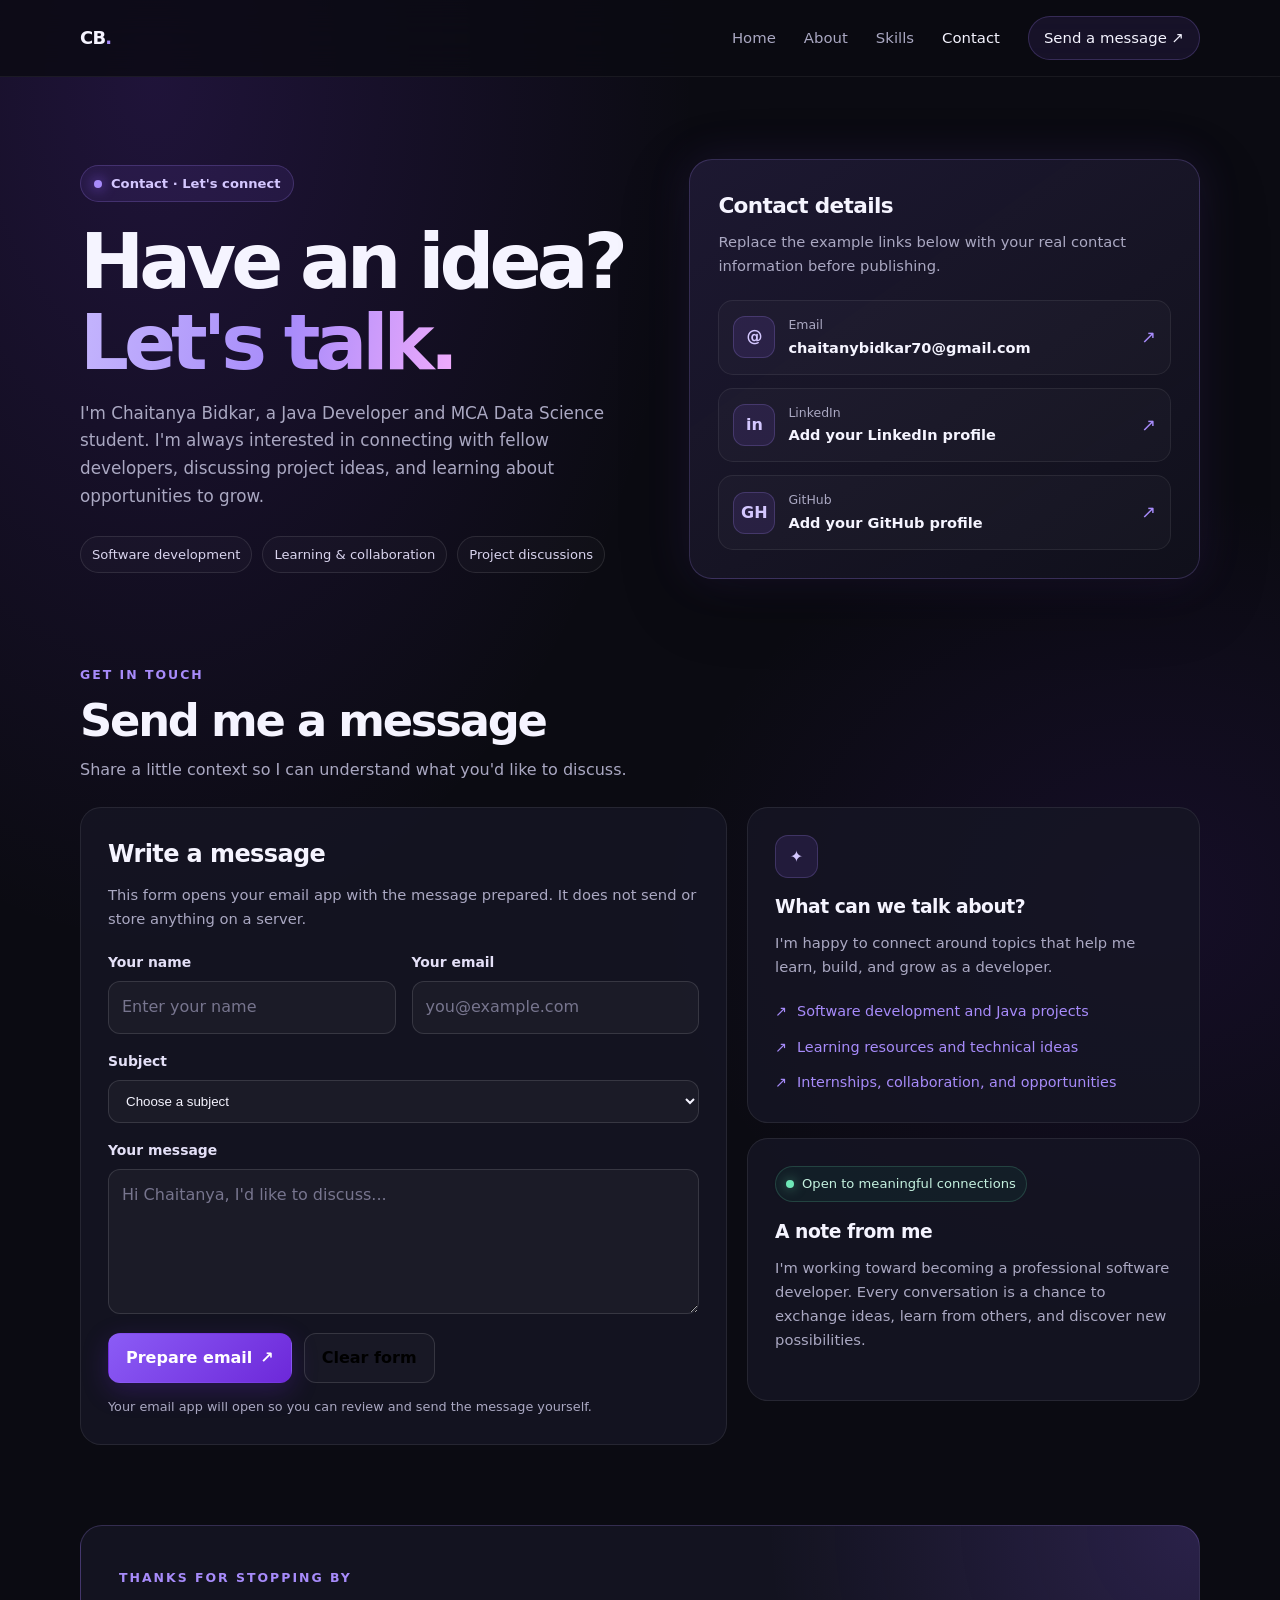
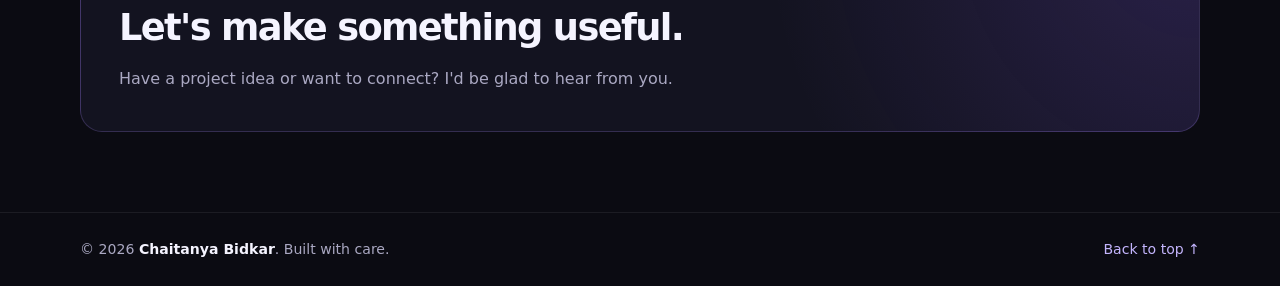
<file: contact.html>
<!DOCTYPE html>
<html lang="en">

<head>
    <meta charset="UTF-8">
    <meta name="viewport" content="width=device-width, initial-scale=1.0">
    <meta name="description" content="Contact Chaitanya Bidkar, Java Developer and MCA Data Science student.">
    <meta name="theme-color" content="#0b0b12">
    <title>Contact | Chaitanya Bidkar</title>
    <style>
        :root {
            --bg: #0b0b12;
            --surface: rgba(22, 22, 36, .84);
            --text: #f5f4ff;
            --muted: #aaa8c2;
            --purple: #a78bfa;
            --purple-bright: #8b5cf6;
            --border: rgba(167, 139, 250, .22);
            --max-width: 1120px;
        }

        * {
            box-sizing: border-box;
        }

        html {
            scroll-behavior: smooth;
        }

        body {
            margin: 0;
            color: var(--text);
            background: radial-gradient(ellipse at 12% 4%, rgba(124, 58, 237, .18), transparent 34%),
                radial-gradient(ellipse at 90% 48%, rgba(91, 33, 182, .13), transparent 30%), var(--bg);
            font-family: Inter, ui-sans-serif, system-ui, -apple-system, BlinkMacSystemFont, "Segoe UI", sans-serif;
            line-height: 1.65;
            overflow-x: hidden;
        }

        a {
            color: inherit;
            text-decoration: none;
        }

        button,
        input,
        textarea {
            font: inherit;
        }

        .container {
            width: min(var(--max-width), calc(100% - 40px));
            margin-inline: auto;
        }

        .site-header {
            position: sticky;
            top: 0;
            z-index: 20;
            background: rgba(11, 11, 18, .8);
            backdrop-filter: blur(18px);
            border-bottom: 1px solid rgba(255, 255, 255, .06);
        }

        .nav {
            min-height: 76px;
            display: flex;
            align-items: center;
            justify-content: space-between;
            gap: 24px;
        }

        .brand {
            font-size: 1.12rem;
            font-weight: 850;
            letter-spacing: -.04em;
        }

        .brand span {
            color: var(--purple);
        }

        .nav-links {
            display: flex;
            align-items: center;
            gap: 28px;
            color: var(--muted);
            font-size: .93rem;
        }

        .nav-links a {
            transition: color .2s ease;
        }

        .nav-links a:hover,
        .nav-links a[aria-current="page"] {
            color: var(--text);
        }

        .nav-cta {
            border: 1px solid var(--border);
            border-radius: 999px;
            padding: 9px 15px;
            color: var(--text) !important;
            background: rgba(139, 92, 246, .1);
        }

        .menu-toggle {
            display: none;
            background: transparent;
            border: 1px solid var(--border);
            border-radius: 10px;
            color: var(--text);
            padding: 8px 11px;
            cursor: pointer;
        }

        .hero {
            padding: 82px 0 42px;
        }

        .hero-grid {
            display: grid;
            grid-template-columns: 1.05fr .95fr;
            gap: 45px;
            align-items: center;
        }

        .eyebrow {
            display: inline-flex;
            align-items: center;
            gap: 9px;
            border: 1px solid var(--border);
            border-radius: 999px;
            padding: 7px 13px;
            color: #d4c7ff;
            background: rgba(139, 92, 246, .1);
            font-size: .82rem;
            font-weight: 700;
        }

        .dot {
            width: 8px;
            height: 8px;
            border-radius: 50%;
            background: var(--purple);
            box-shadow: 0 0 13px var(--purple-bright);
        }

        h1 {
            margin: 20px 0 16px;
            font-size: clamp(2.8rem, 6vw, 5rem);
            line-height: 1.05;
            letter-spacing: -.065em;
        }

        .gradient {
            background: linear-gradient(100deg, #c4b5fd, #a78bfa 55%, #f0abfc);
            color: transparent;
            background-clip: text;
            -webkit-background-clip: text;
        }

        .hero-copy {
            max-width: 640px;
            color: var(--muted);
            font-size: 1.05rem;
            margin: 0;
        }

        .contact-highlights {
            display: flex;
            flex-wrap: wrap;
            gap: 10px;
            margin-top: 25px;
        }

        .highlight {
            border: 1px solid rgba(255, 255, 255, .1);
            border-radius: 999px;
            padding: 7px 11px;
            color: #d9d4ee;
            background: rgba(255, 255, 255, .025);
            font-size: .82rem;
        }

        .panel {
            border: 1px solid var(--border);
            border-radius: 23px;
            padding: 28px;
            background: linear-gradient(145deg, rgba(31, 26, 52, .93), rgba(17, 17, 28, .88));
            box-shadow: 0 20px 70px rgba(0, 0, 0, .24), 0 0 45px rgba(139, 92, 246, .12);
        }

        .panel h2 {
            margin: 0 0 6px;
            font-size: 1.35rem;
            letter-spacing: -.03em;
        }

        .panel-intro {
            margin: 0 0 22px;
            color: var(--muted);
            font-size: .92rem;
        }

        .contact-methods {
            display: grid;
            gap: 13px;
        }

        .contact-method {
            display: flex;
            align-items: center;
            gap: 13px;
            padding: 14px;
            border: 1px solid rgba(255, 255, 255, .07);
            background: rgba(255, 255, 255, .025);
            border-radius: 15px;
            transition: border-color .2s ease, transform .2s ease;
        }

        .contact-method:hover {
            border-color: var(--border);
            transform: translateY(-2px);
        }

        .method-icon {
            flex: 0 0 42px;
            width: 42px;
            height: 42px;
            display: grid;
            place-items: center;
            border: 1px solid var(--border);
            border-radius: 12px;
            color: #d4c7ff;
            background: rgba(139, 92, 246, .12);
            font-weight: 850;
        }

        .method-text {
            min-width: 0;
            flex: 1;
        }

        .method-text small {
            display: block;
            color: var(--muted);
            font-size: .78rem;
        }

        .method-text strong {
            display: block;
            font-size: .91rem;
            overflow-wrap: anywhere;
        }

        .method-arrow {
            color: var(--purple);
            font-size: 1.1rem;
        }

        section {
            padding: 40px 0;
        }

        .section-heading {
            max-width: 720px;
            margin-bottom: 24px;
        }

        .kicker {
            color: var(--purple);
            text-transform: uppercase;
            letter-spacing: .16em;
            font-size: .78rem;
            font-weight: 850;
        }

        .section-title {
            font-size: clamp(1.8rem, 4vw, 2.8rem);
            letter-spacing: -.05em;
            line-height: 1.15;
            margin: 8px 0 10px;
        }

        .section-description {
            margin: 0;
            color: var(--muted);
        }

        .form-layout {
            display: grid;
            grid-template-columns: 1fr .7fr;
            gap: 20px;
            align-items: start;
        }

        .form-card,
        .side-card {
            border: 1px solid rgba(255, 255, 255, .08);
            border-radius: 21px;
            padding: 27px;
            background: var(--surface);
        }

        .form-card h2,
        .side-card h3 {
            margin: 0 0 8px;
            letter-spacing: -.025em;
        }

        .form-card>p,
        .side-card p {
            margin: 0 0 20px;
            color: var(--muted);
            font-size: .92rem;
        }

        .form-grid {
            display: grid;
            grid-template-columns: 1fr 1fr;
            gap: 16px;
        }

        .field {
            display: flex;
            flex-direction: column;
            gap: 7px;
        }

        .field.full {
            grid-column: 1 / -1;
        }

        label {
            color: #e4e0f7;
            font-size: .87rem;
            font-weight: 650;
        }

        input,
        textarea,
        select {
            width: 100%;
            color: var(--text);
            background: rgba(255, 255, 255, .035);
            border: 1px solid rgba(255, 255, 255, .12);
            border-radius: 12px;
            padding: 12px 13px;
            outline: none;
            transition: border-color .2s ease, box-shadow .2s ease;
        }

        input::placeholder,
        textarea::placeholder {
            color: #77758e;
        }

        input:focus,
        textarea:focus,
        select:focus {
            border-color: var(--purple);
            box-shadow: 0 0 0 3px rgba(167, 139, 250, .12);
        }

        textarea {
            min-height: 145px;
            resize: vertical;
        }

        .form-actions {
            display: flex;
            flex-wrap: wrap;
            align-items: center;
            gap: 12px;
            margin-top: 19px;
        }

        .btn {
            display: inline-flex;
            align-items: center;
            justify-content: center;
            gap: 8px;
            min-height: 45px;
            padding: 11px 17px;
            border: 1px solid transparent;
            border-radius: 12px;
            font-weight: 750;
            cursor: pointer;
            transition: transform .2s ease, box-shadow .2s ease;
        }

        .btn:hover {
            transform: translateY(-2px);
        }

        .btn-primary {
            background: linear-gradient(135deg, #8b5cf6, #6d28d9);
            color: #fff;
            box-shadow: 0 8px 26px rgba(109, 40, 217, .25);
        }

        .btn-secondary {
            background: rgba(255, 255, 255, .025);
            border-color: rgba(255, 255, 255, .13);
        }

        .form-note {
            color: var(--muted);
            font-size: .8rem;
            margin: 13px 0 0;
        }

        .form-status {
            display: none;
            margin-top: 15px;
            padding: 12px 14px;
            border: 1px solid var(--border);
            border-radius: 12px;
            color: #e4dcff;
            background: rgba(139, 92, 246, .1);
            font-size: .9rem;
        }

        .side-card+.side-card {
            margin-top: 15px;
        }

        .side-icon {
            width: 43px;
            height: 43px;
            display: grid;
            place-items: center;
            border: 1px solid var(--border);
            border-radius: 13px;
            color: #d4c7ff;
            background: rgba(139, 92, 246, .12);
            font-weight: 850;
            margin-bottom: 14px;
        }

        .quick-list {
            display: grid;
            gap: 12px;
            margin-top: 15px;
        }

        .quick-item {
            display: flex;
            align-items: flex-start;
            gap: 10px;
            color: var(--muted);
            font-size: .9rem;
        }

        .quick-item span {
            color: var(--purple);
        }

        .availability {
            display: inline-flex;
            align-items: center;
            gap: 8px;
            color: #c4f1df;
            font-size: .82rem;
            border: 1px solid rgba(110, 231, 183, .18);
            background: rgba(16, 185, 129, .07);
            border-radius: 999px;
            padding: 6px 10px;
        }

        .availability .dot {
            background: #6ee7b7;
            box-shadow: 0 0 12px rgba(110, 231, 183, .55);
        }

        .cta {
            border: 1px solid var(--border);
            border-radius: 22px;
            padding: clamp(24px, 4vw, 38px);
            background: radial-gradient(circle at 100% 0%, rgba(139, 92, 246, .19), transparent 38%), var(--surface);
        }

        .cta h2 {
            margin: 7px 0 8px;
            font-size: clamp(1.6rem, 3vw, 2.3rem);
            letter-spacing: -.045em;
        }

        .cta p {
            margin: 0;
            color: var(--muted);
        }

        footer {
            margin-top: 40px;
            padding: 25px 0;
            border-top: 1px solid rgba(255, 255, 255, .07);
            color: var(--muted);
            font-size: .88rem;
        }

        .footer-inner {
            display: flex;
            align-items: center;
            justify-content: space-between;
            gap: 16px;
        }

        .footer-inner strong {
            color: var(--text);
        }

        .back-top {
            color: #c4b5fd;
        }

        .reveal {
            opacity: 0;
            transform: translateY(17px);
            transition: opacity .6s ease, transform .6s ease;
        }

        .reveal.visible {
            opacity: 1;
            transform: translateY(0);
        }

        @media (prefers-reduced-motion: reduce) {

            *,
            *::before,
            *::after {
                scroll-behavior: auto !important;
                transition-duration: .01ms !important;
            }

            .reveal {
                opacity: 1;
                transform: none;
            }
        }

        @media (max-width: 850px) {

            .hero-grid,
            .form-layout {
                grid-template-columns: 1fr;
            }

            .panel {
                max-width: 650px;
            }
        }

        @media (max-width: 620px) {
            .container {
                width: min(var(--max-width), calc(100% - 30px));
            }

            .nav {
                min-height: 68px;
            }

            .menu-toggle {
                display: inline-flex;
                align-items: center;
                gap: 8px;
            }

            .nav-links {
                display: none;
                position: absolute;
                top: 68px;
                left: 15px;
                right: 15px;
                padding: 18px;
                border: 1px solid var(--border);
                border-radius: 16px;
                background: rgba(17, 17, 28, .98);
                flex-direction: column;
                align-items: stretch;
                gap: 14px;
            }

            .nav-links.open {
                display: flex;
            }

            .nav-links a {
                padding: 5px 3px;
            }

            .nav-cta {
                text-align: center;
            }

            .hero {
                padding: 52px 0 28px;
            }

            h1 {
                font-size: clamp(2.65rem, 13vw, 4rem);
            }

            section {
                padding: 32px 0;
            }

            .panel,
            .form-card,
            .side-card {
                padding: 21px;
            }

            .form-grid {
                grid-template-columns: 1fr;
            }

            .field.full {
                grid-column: auto;
            }

            .footer-inner {
                align-items: flex-start;
                flex-direction: column;
            }
        }
    </style>
</head>

<body id="top">
    <header class="site-header">
        <nav class="nav container" aria-label="Main navigation">
            <a class="brand" href="index.html" aria-label="Chaitanya Bidkar home">CB<span>.</span></a>
            <button class="menu-toggle" id="menuToggle" type="button" aria-expanded="false"
                aria-controls="navLinks"><span aria-hidden="true">☰</span> Menu</button>
            <div class="nav-links" id="navLinks">
                <a href="index.html">Home</a>
                <a href="about.html">About</a>
                <a href="skills.html">Skills</a>
                <a href="#contact" aria-current="page">Contact</a>
                <a class="nav-cta" href="#message">Send a message ↗</a>
            </div>
        </nav>
    </header>

    <main>
        <section class="hero">
            <div class="container hero-grid">
                <div class="reveal">
                    <div class="eyebrow"><span class="dot" aria-hidden="true"></span> Contact · Let's connect</div>
                    <h1>Have an idea?<br><span class="gradient">Let's talk.</span></h1>
                    <p class="hero-copy">I'm Chaitanya Bidkar, a Java Developer and MCA Data Science student. I'm always
                        interested in connecting with fellow developers, discussing project ideas, and learning about
                        opportunities to grow.</p>
                    <div class="contact-highlights">
                        <span class="highlight">Software development</span>
                        <span class="highlight">Learning &amp; collaboration</span>
                        <span class="highlight">Project discussions</span>
                    </div>
                </div>
                <aside class="panel reveal">
                    <h2>Contact details</h2>
                    <p class="panel-intro">Replace the example links below with your real contact information before
                        publishing.</p>
                    <div class="contact-methods">
                        <a class="contact-method" href="mailto:your.email@example.com">
                            <span class="method-icon" aria-hidden="true">@</span>
                            <span
                                class="method-text"><small>Email</small><strong>chaitanybidkar70@gmail.com</strong></span>
                            <span class="method-arrow" aria-hidden="true">↗</span>
                        </a>
                        <a class="contact-method" href="https://www.linkedin.com/" target="_blank"
                            rel="noopener noreferrer">
                            <span class="method-icon" aria-hidden="true">in</span>
                            <span class="method-text"><small>LinkedIn</small><strong>Add your LinkedIn
                                    profile</strong></span>
                            <span class="method-arrow" aria-hidden="true">↗</span>
                        </a>
                        <a class="contact-method" href="https://github.com/" target="_blank" rel="noopener noreferrer">
                            <span class="method-icon" aria-hidden="true">GH</span>
                            <span class="method-text"><small>GitHub</small><strong>Add your GitHub
                                    profile</strong></span>
                            <span class="method-arrow" aria-hidden="true">↗</span>
                        </a>
                    </div>
                </aside>
            </div>
        </section>

        <section id="contact">
            <div class="container">
                <div class="section-heading reveal">
                    <span class="kicker">Get in touch</span>
                    <h2 class="section-title">Send me a message</h2>
                    <p class="section-description">Share a little context so I can understand what you'd like to
                        discuss.</p>
                </div>
                <div class="form-layout">
                    <div class="form-card reveal" id="message">
                        <h2>Write a message</h2>
                        <p>This form opens your email app with the message prepared. It does not send or store anything
                            on a server.</p>
                        <form id="contactForm">
                            <div class="form-grid">
                                <div class="field">
                                    <label for="name">Your name</label>
                                    <input id="name" name="name" type="text" placeholder="Enter your name"
                                        autocomplete="name" required>
                                </div>
                                <div class="field">
                                    <label for="email">Your email</label>
                                    <input id="email" name="email" type="email" placeholder="you@example.com"
                                        autocomplete="email" required>
                                </div>
                                <div class="field full">
                                    <label for="subject">Subject</label>
                                    <select id="subject" name="subject" required>
                                        <option value="" selected disabled>Choose a subject</option>
                                        <option>Project collaboration</option>
                                        <option>Job or internship opportunity</option>
                                        <option>Technical discussion</option>
                                        <option>General message</option>
                                    </select>
                                </div>
                                <div class="field full">
                                    <label for="messageText">Your message</label>
                                    <textarea id="messageText" name="message"
                                        placeholder="Hi Chaitanya, I'd like to discuss..." required></textarea>
                                </div>
                            </div>
                            <div class="form-actions">
                                <button class="btn btn-primary" type="submit">Prepare email <span
                                        aria-hidden="true">↗</span></button>
                                <button class="btn btn-secondary" type="reset">Clear form</button>
                            </div>
                            <p class="form-note">Your email app will open so you can review and send the message
                                yourself.</p>
                            <div class="form-status" id="formStatus" role="status" aria-live="polite"></div>
                        </form>
                    </div>

                    <aside>
                        <div class="side-card reveal">
                            <div class="side-icon" aria-hidden="true">✦</div>
                            <h3>What can we talk about?</h3>
                            <p>I'm happy to connect around topics that help me learn, build, and grow as a developer.
                            </p>
                            <div class="quick-list">
                                <div class="quick-item"><span>↗</span><span>Software development and Java
                                        projects</span></div>
                                <div class="quick-item"><span>↗</span><span>Learning resources and technical
                                        ideas</span></div>
                                <div class="quick-item"><span>↗</span><span>Internships, collaboration, and
                                        opportunities</span></div>
                            </div>
                        </div>
                        <div class="side-card reveal">
                            <span class="availability"><span class="dot" aria-hidden="true"></span> Open to meaningful
                                connections</span>
                            <h3 style="margin-top:15px">A note from me</h3>
                            <p>I'm working toward becoming a professional software developer. Every conversation is a
                                chance to exchange ideas, learn from others, and discover new possibilities.</p>
                        </div>
                    </aside>
                </div>
            </div>
        </section>

        <section>
            <div class="container">
                <div class="cta reveal">
                    <span class="kicker">Thanks for stopping by</span>
                    <h2>Let's make something useful.</h2>
                    <p>Have a project idea or want to connect? I'd be glad to hear from you.</p>
                </div>
            </div>
        </section>
    </main>

    <footer>
        <div class="container footer-inner">
            <div>© <span id="year"></span> <strong>Chaitanya Bidkar</strong>. Built with care.</div>
            <a class="back-top" href="#top">Back to top ↑</a>
        </div>
    </footer>

    <script>
        // Mobile navigation
        const menuToggle = document.getElementById("menuToggle");
        const navLinks = document.getElementById("navLinks");
        menuToggle.addEventListener("click", () => {
            const open = navLinks.classList.toggle("open");
            menuToggle.setAttribute("aria-expanded", String(open));
            menuToggle.querySelector("span").textContent = open ? "✕" : "☰";
        });
        navLinks.querySelectorAll("a").forEach(link => link.addEventListener("click", () => {
            navLinks.classList.remove("open");
            menuToggle.setAttribute("aria-expanded", "false");
            menuToggle.querySelector("span").textContent = "☰";
        }));

        // Contact form: prepare an email in the visitor's default mail application.
        const contactForm = document.getElementById("contactForm");
        const formStatus = document.getElementById("formStatus");
        const recipient = "your.email@example.com"; // Replace with your actual email address.

        contactForm.addEventListener("submit", (event) => {
            event.preventDefault();
            if (!contactForm.reportValidity()) return;

            const formData = new FormData(contactForm);
            const senderName = String(formData.get("name")).trim();
            const senderEmail = String(formData.get("email")).trim();
            const subject = String(formData.get("subject")).trim();
            const message = String(formData.get("message")).trim();

            const emailSubject = encodeURIComponent(`[Portfolio] ${subject}`);
            const emailBody = encodeURIComponent(
                `Hi Chaitanya,\n\n${message}\n\nRegards,\n${senderName}\n${senderEmail}`
            );
            formStatus.style.display = "block";
            formStatus.textContent = "Opening your email app. Please review the message and send it from there.";
            window.location.href = `mailto:${recipient}?subject=${emailSubject}&body=${emailBody}`;
        });

        contactForm.addEventListener("reset", () => {
            formStatus.style.display = "none";
            formStatus.textContent = "";
        });

        // Reveal content on scroll, respecting reduced-motion preferences.
        const revealItems = document.querySelectorAll(".reveal");
        if ("IntersectionObserver" in window && !window.matchMedia("(prefers-reduced-motion: reduce)").matches) {
            const observer = new IntersectionObserver((entries, currentObserver) => {
                entries.forEach(entry => {
                    if (entry.isIntersecting) {
                        entry.target.classList.add("visible");
                        currentObserver.unobserve(entry.target);
                    }
                });
            }, { threshold: 0.1 });
            revealItems.forEach(item => observer.observe(item));
        } else {
            revealItems.forEach(item => item.classList.add("visible"));
        }
        document.getElementById("year").textContent = new Date().getFullYear();
    </script>
</body>

</html>
</file>
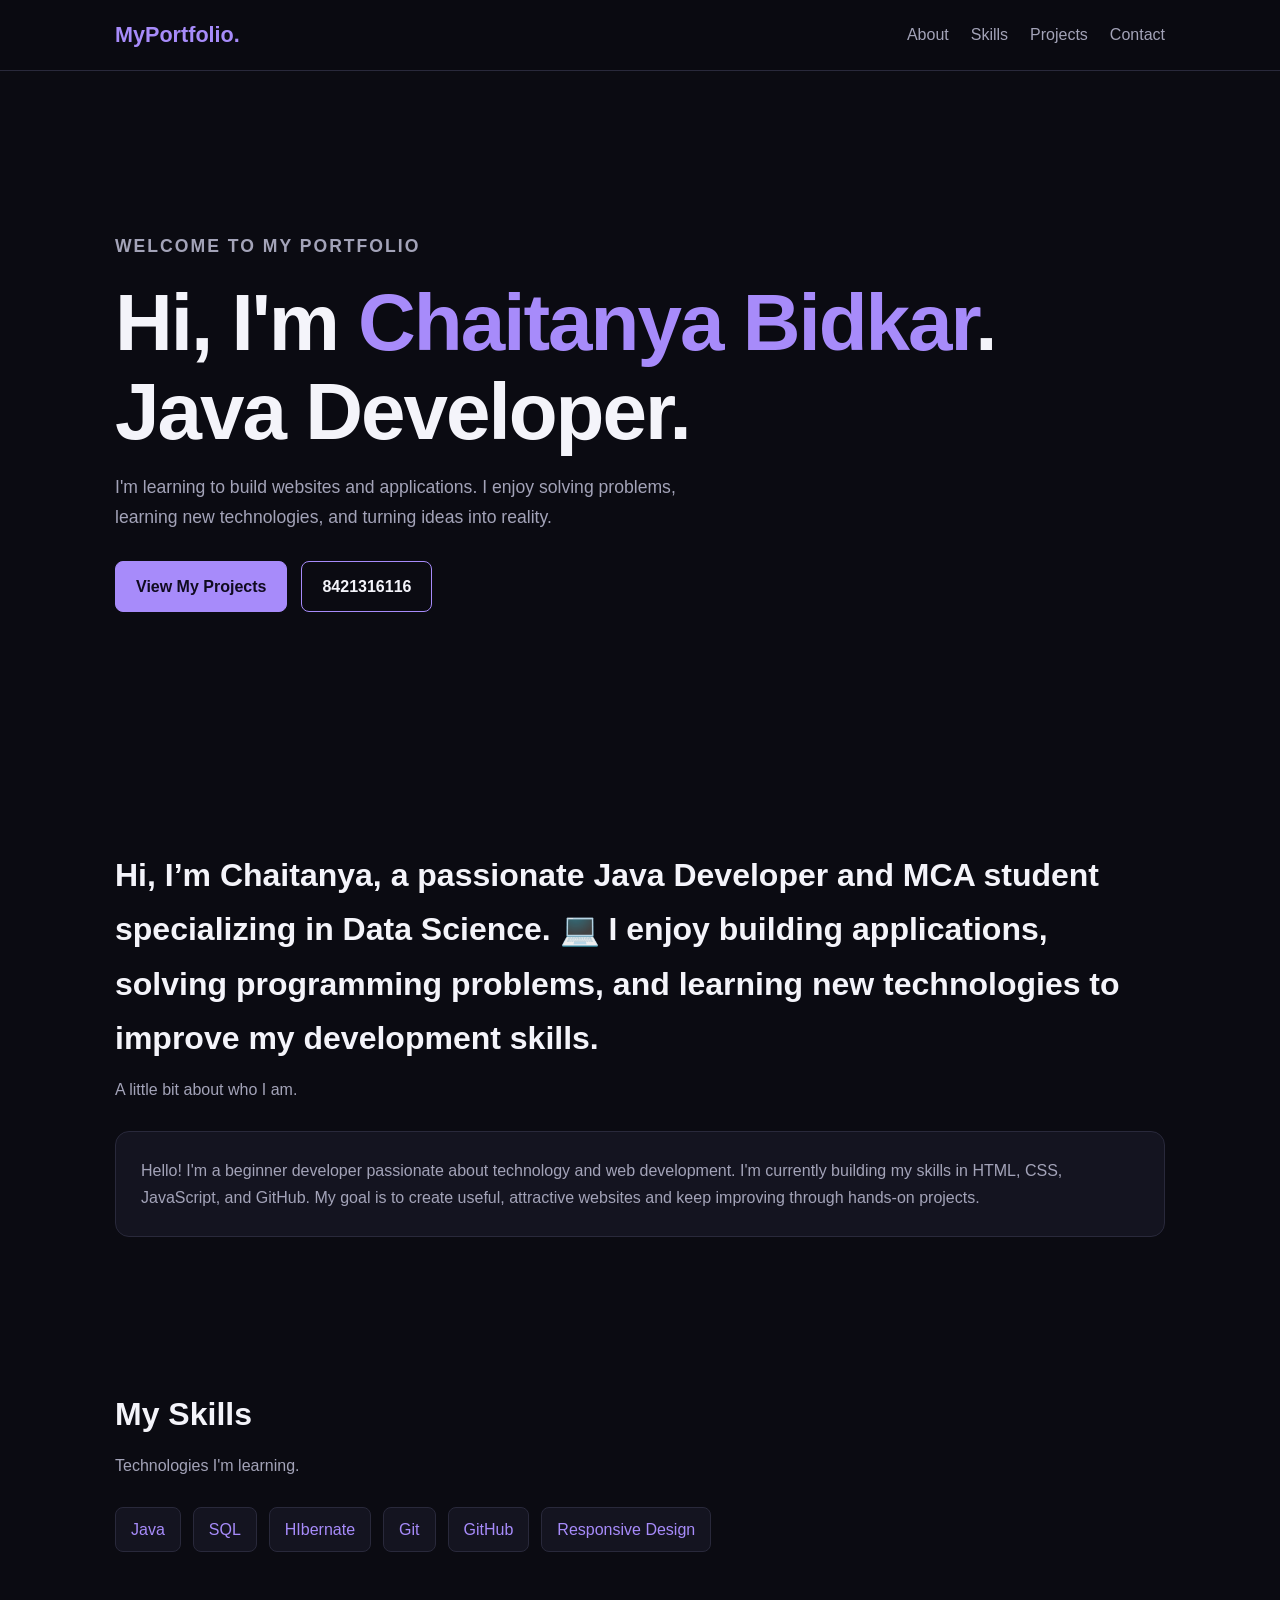
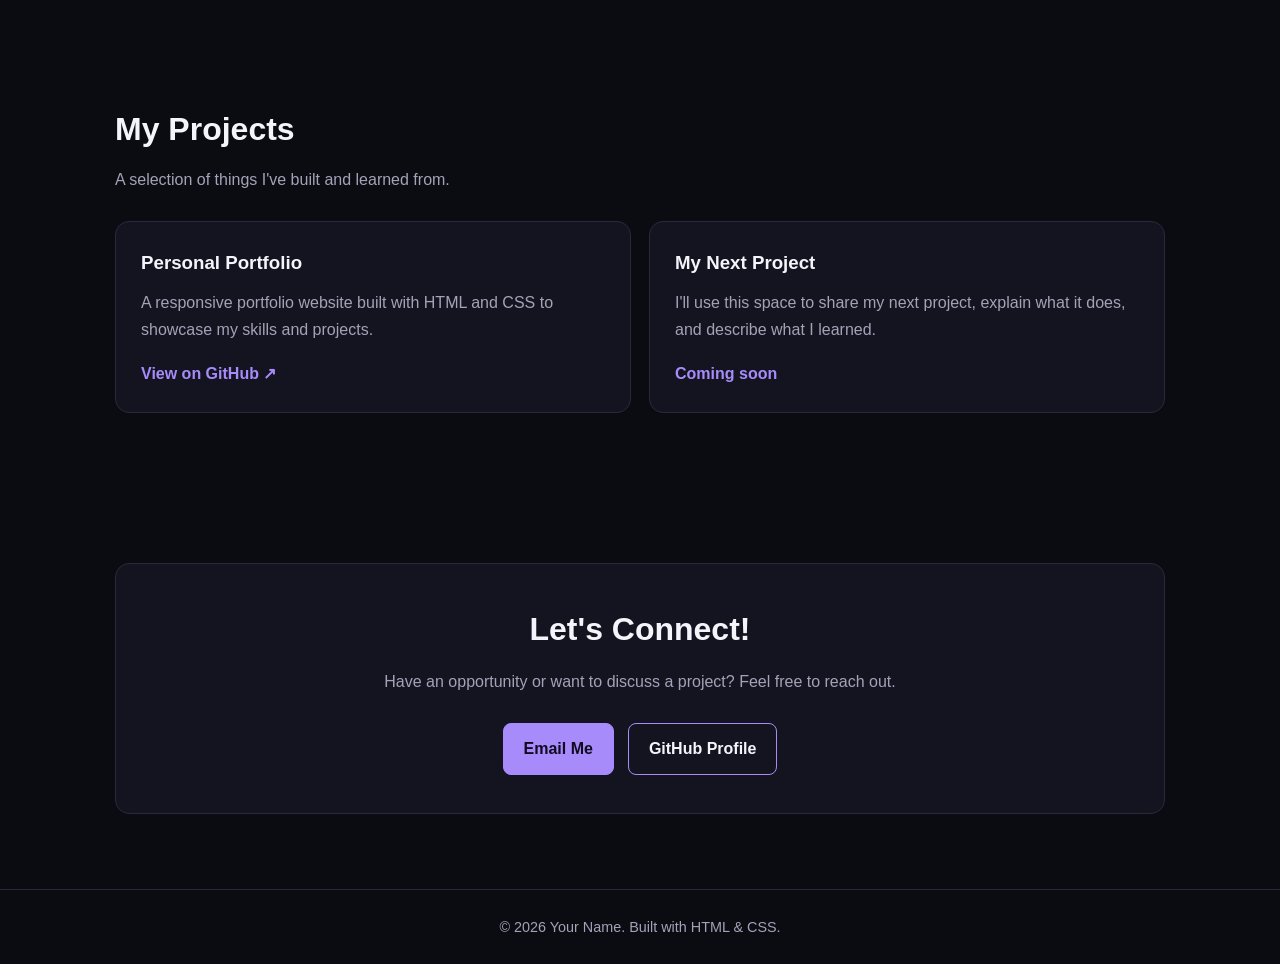
<file: project.html>
<!DOCTYPE html>
<html lang="en">
<head>
  <meta charset="UTF-8">
  <meta name="viewport" content="width=device-width, initial-scale=1.0">
  <meta name="description" content="My personal developer portfolio">
  <title>My Portfolio | Developer</title>

  <style>
    :root {
      --bg: #0b0b12;
      --card: #141420;
      --text: #f4f4fa;
      --muted: #a3a3b8;
      --accent: #a78bfa;
      --border: #29293b;
    }

    * {
      margin: 0;
      padding: 0;
      box-sizing: border-box;
    }

    html {
      scroll-behavior: smooth;
      scroll-padding-top: 85px;
    }

    body {
      font-family: Arial, Helvetica, sans-serif;
      background: var(--bg);
      color: var(--text);
      line-height: 1.7;
    }

    a {
      color: inherit;
      text-decoration: none;
    }

    .container {
      width: min(1050px, 90%);
      margin: auto;
    }

    header {
      position: sticky;
      top: 0;
      z-index: 10;
      background: rgba(11, 11, 18, 0.92);
      border-bottom: 1px solid var(--border);
      backdrop-filter: blur(12px);
    }

    nav {
      min-height: 70px;
      display: flex;
      justify-content: space-between;
      align-items: center;
      gap: 20px;
    }

    .logo {
      font-size: 1.35rem;
      font-weight: bold;
      color: var(--accent);
    }

    .nav-links {
      display: flex;
      gap: 22px;
      list-style: none;
    }

    .nav-links a {
      color: var(--muted);
    }

    .nav-links a:hover {
      color: var(--accent);
    }

    .hero {
      min-height: 78vh;
      display: flex;
      flex-direction: column;
      justify-content: center;
      align-items: flex-start;
      padding-top: 65px;
      padding-bottom: 65px;
    }

    .eyebrow {
      color: var(--accent);
      font-weight: bold;
      letter-spacing: 2px;
      text-transform: uppercase;
      font-size: 0.85rem;
    }

    h1 {
      font-size: clamp(2.6rem, 7vw, 5rem);
      line-height: 1.12;
      margin: 16px 0;
      letter-spacing: -2px;
    }

    h1 span {
      color: var(--accent);
    }

    .hero p {
      max-width: 620px;
      color: var(--muted);
      font-size: 1.1rem;
    }

    .buttons {
      display: flex;
      flex-wrap: wrap;
      gap: 14px;
      margin-top: 28px;
    }

    .btn {
      display: inline-block;
      padding: 11px 20px;
      border: 1px solid var(--accent);
      border-radius: 8px;
      font-weight: bold;
      transition: 0.2s;
    }

    .btn.primary {
      background: var(--accent);
      color: #100b20;
    }

    .btn:hover {
      transform: translateY(-3px);
      opacity: 0.88;
    }

    section {
      padding: 75px 0;
    }

    .section-title {
      font-size: 2rem;
      margin-bottom: 10px;
    }

    .section-intro {
      color: var(--muted);
      margin-bottom: 28px;
    }

    .about-box,
    .card {
      background: var(--card);
      border: 1px solid var(--border);
      border-radius: 14px;
      padding: 25px;
    }

    .about-box p {
      color: var(--muted);
    }

    .skills {
      display: flex;
      flex-wrap: wrap;
      gap: 12px;
    }

    .skill {
      padding: 8px 15px;
      border: 1px solid var(--border);
      background: var(--card);
      border-radius: 8px;
      color: var(--accent);
    }

    .project-grid {
      display: grid;
      grid-template-columns: repeat(2, minmax(0, 1fr));
      gap: 18px;
    }

    .card {
      transition: border-color 0.2s, transform 0.2s;
    }

    .card:hover {
      border-color: var(--accent);
      transform: translateY(-4px);
    }

    .card h3 {
      margin-bottom: 10px;
    }

    .card p {
      color: var(--muted);
      margin-bottom: 16px;
    }

    .project-link {
      color: var(--accent);
      font-weight: bold;
    }

    .contact-box {
      text-align: center;
      padding: 38px 20px;
      background: var(--card);
      border: 1px solid var(--border);
      border-radius: 14px;
    }

    .contact-box p {
      color: var(--muted);
      margin: 12px 0 22px;
    }

    footer {
      border-top: 1px solid var(--border);
      padding: 25px 0;
      text-align: center;
      color: var(--muted);
      font-size: 0.9rem;
    }

    @media (max-width: 600px) {
      .nav-links {
        gap: 12px;
        font-size: 0.85rem;
      }

      .logo {
        font-size: 1.1rem;
      }

      .project-grid {
        grid-template-columns: 1fr;
      }

      h1 {
        letter-spacing: -1px;
      }
    }
  </style>
</head>

<body>
  <header>
    <nav class="container">
      <a class="logo" href="#home">MyPortfolio.</a>

      <ul class="nav-links">
        <li><a href="#about">About</a></li>
        <li><a href="#skills">Skills</a></li>
        <li><a href="#projects">Projects</a></li>
        <li><a href="#contact">Contact</a></li>
      </ul>
    </nav>
  </header>

  <main>
    <section class="hero container" id="home">
      <p class="eyebrow">Welcome to my portfolio</p>

      <h1>Hi, I'm <span>Chaitanya Bidkar</span>.<br>
        Java Developer.</h1>

      <p>
        I'm learning to build websites and applications.
        I enjoy solving problems, learning new technologies,
        and turning ideas into reality.
      </p>

      <div class="buttons">
        <a class="btn primary" href="#projects">View My Projects</a>
        <a class="btn" href="#contact">8421316116</a>
      </div>
    </section>

    <section id="about">
      <div class="container">
        <h2 class="section-title">Hi, I’m Chaitanya, a passionate Java Developer and MCA student specializing in Data Science.
💻 I enjoy building applications, solving programming problems, and learning new technologies to improve my development skills.</h2>
        <p class="section-intro">A little bit about who I am.</p>

        <div class="about-box">
          <p>
            Hello! I'm a beginner developer passionate about technology
            and web development. I'm currently building my skills in
            HTML, CSS, JavaScript, and GitHub. My goal is to create
            useful, attractive websites and keep improving through
            hands-on projects.
          </p>
        </div>
      </div>
    </section>

    <section id="skills">
      <div class="container">
        <h2 class="section-title">My Skills</h2>
        <p class="section-intro">Technologies I'm learning.</p>

        <div class="skills">
          <span class="skill">Java</span>
          <span class="skill">SQL</span>
          <span class="skill">HIbernate</span>
          <span class="skill">Git</span>
          <span class="skill">GitHub</span>
          <span class="skill">Responsive Design</span>
        </div>
      </div>
    </section>

    <section id="projects">
      <div class="container">
        <h2 class="section-title">My Projects</h2>
        <p class="section-intro">
          A selection of things I've built and learned from.
        </p>

        <div class="project-grid">
          <article class="card">
            <h3>Personal Portfolio</h3>
            <p>
              A responsive portfolio website built with HTML and CSS
              to showcase my skills and projects.
            </p>
            <a class="project-link"
               href="https://github.com/YOUR_USERNAME/YOUR_REPO"
               target="_blank" rel="noopener noreferrer">
              View on GitHub ↗
            </a>
          </article>

          <article class="card">
            <h3>My Next Project</h3>
            <p>
              I'll use this space to share my next project,
              explain what it does, and describe what I learned.
            </p>
            <a class="project-link" href="#contact">
              Coming soon
            </a>
          </article>
        </div>
      </div>
    </section>

    <section id="contact">
      <div class="container">
        <div class="contact-box">
          <h2 class="section-title">Let's Connect!</h2>
          <p>
            Have an opportunity or want to discuss a project?
            Feel free to reach out.
          </p>

          <div class="buttons" style="justify-content:center">
            <a class="btn primary"
               href="mailto:YOUR_EMAIL@example.com">
              Email Me
            </a>
            <a class="btn"
               href="https://github.com/YOUR_USERNAME"
               target="_blank" rel="noopener noreferrer">
              GitHub Profile
            </a>
          </div>
        </div>
      </div>
    </section>
  </main>

  <footer>
    <div class="container">
      <p>© <span id="year"></span> Your Name. Built with HTML & CSS.</p>
    </div>
  </footer>

  <script>
    document.getElementById("year").textContent =
      new Date().getFullYear();
  </script>
</body>
</html>
</file>
